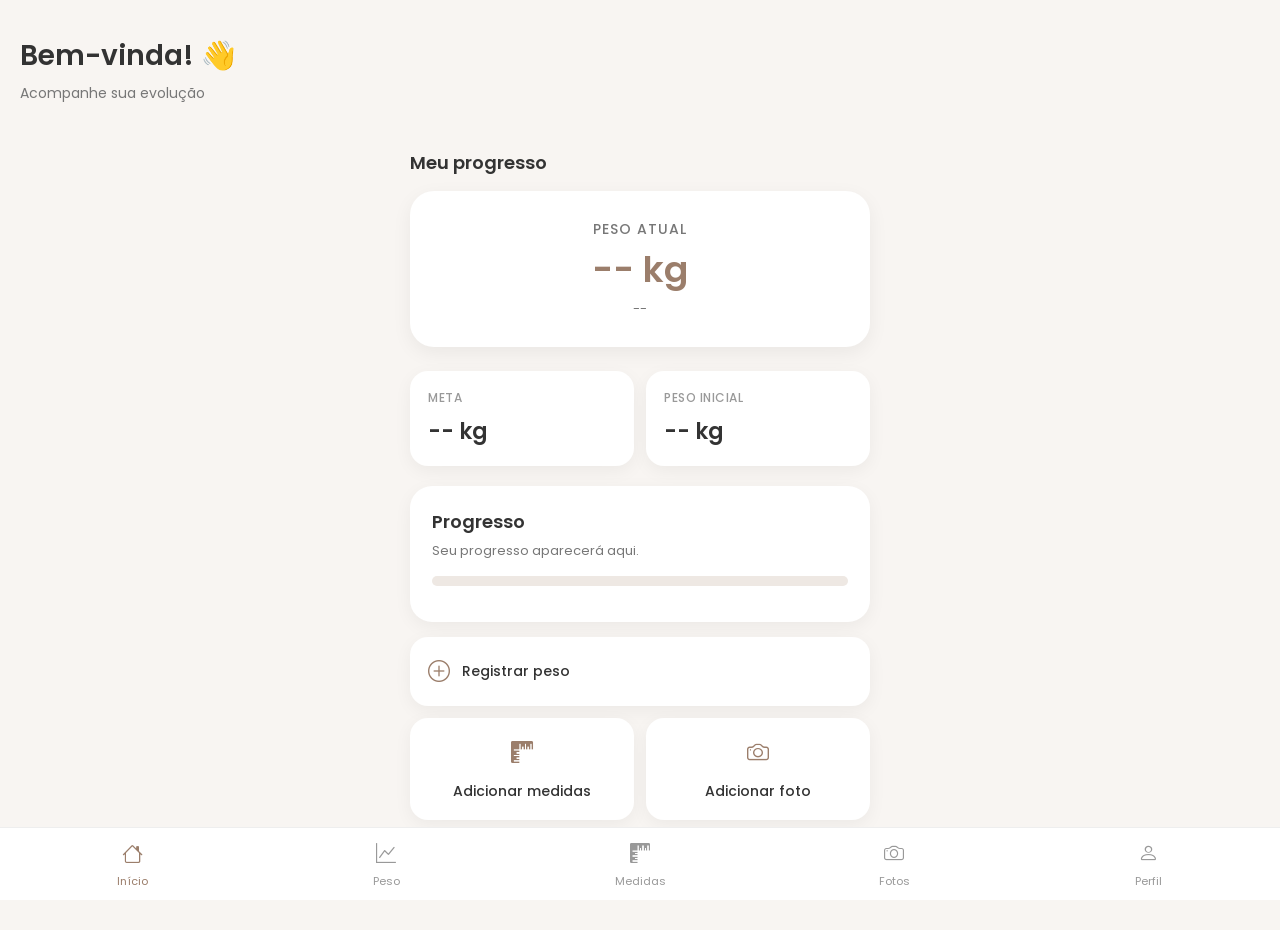
<file: index.html>
<!DOCTYPE html>
<html lang="pt-BR">

<head>
    <meta charset="UTF-8">
    <meta name="viewport" content="width=device-width, initial-scale=1.0">

    <title>Minha Evolução</title>

    <link rel="stylesheet" href="https://cdn.jsdelivr.net/npm/bootstrap-icons@1.11.3/font/bootstrap-icons.min.css">

    <link rel="preconnect" href="https://fonts.googleapis.com">

    <link rel="preconnect" href="https://fonts.gstatic.com" crossorigin>

<link href="https://fonts.googleapis.com/css2?family=Poppins:wght@400;500;600;700&display=swap" rel="stylesheet">

   <link rel="stylesheet" href="style.css">

   <link rel="manifest" href="manifest.json">

</head>

<body>

<header>
    <h1 id="boasVindas">Bem-vinda! 👋</h1>
    <p>Acompanhe sua evolução</p>
</header>

    <main>

        <section class="resumo">
    
    <h2>Meu progresso</h2>

    <div class="cards">

       <div class="card card-principal">
    <h3>Peso atual</h3>

    <p id="pesoAtual">-- kg</p>

    <span id="resumoPeso">--</span>
</div>

        <div class="card">
            <h3>Meta</h3>
            <p id="metaAtual">-- kg</p>
        </div>

        <div class="card">
            <h3>Peso inicial</h3>
                <p id="pesoInicial">-- kg</p>
        </div>

    </div>

        </section>

        <section class="progresso">
            <h2>Progresso</h2>
        

           <p id="textoProgresso">Seu progresso aparecerá aqui.</p>

            <div class="barra">
                <div class="barra-preenchida"></div>
            </div>
            <p id="pesoPerdido"></p>
        </section>

       <section class="atalhos">

    <a href="peso.html" class="atalho">
        <i class="bi bi-plus-circle"></i>
        <span>Registrar peso</span>
    </a>

    <div class="atalhos-duplos">

        <a href="medidas.html" class="atalho">
            <i class="bi bi-rulers"></i>
            <span>Adicionar medidas</span>
        </a>

        <a href="fotos.html" class="atalho">
            <i class="bi bi-camera"></i>
            <span>Adicionar foto</span>
        </a>

    </div>

</section>
    </main>

    <nav class="menu-inferior">

    <a href="index.html" class="ativo">
        <i class="bi bi-house"></i>
        <span>Início</span>
    </a>

    <a href="peso.html">
        <i class="bi bi-graph-up"></i>
        <span>Peso</span>
    </a>

    <a href="medidas.html">
        <i class="bi bi-rulers"></i>
        <span>Medidas</span>
    </a>

    <a href="fotos.html">
        <i class="bi bi-camera"></i>
        <span>Fotos</span>
    </a>

    <a href="perfil.html">
        <i class="bi bi-person"></i>
        <span>Perfil</span>
    </a>

</nav>

    <script src="java.js"></script>
</body>

</html>
</file>
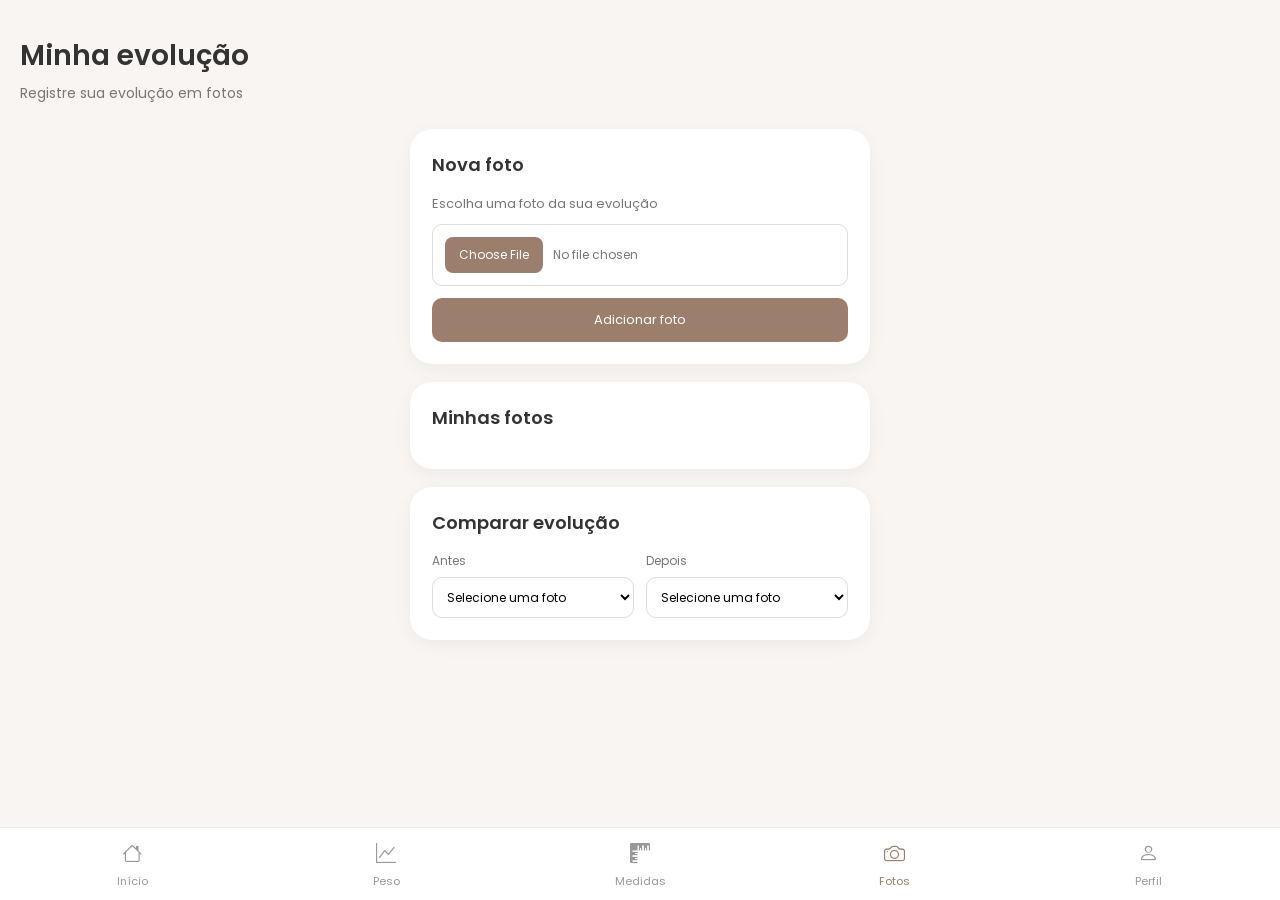
<file: fotos.html>
<!DOCTYPE html>
<html lang="pt-BR">

<head>

    <meta charset="UTF-8">

    <meta name="viewport" content="width=device-width, initial-scale=1.0">

    <title>Fotos - Minha Evolução</title>

    <link rel="stylesheet" href="https://cdn.jsdelivr.net/npm/bootstrap-icons@1.11.3/font/bootstrap-icons.min.css">

    <link rel="preconnect" href="https://fonts.googleapis.com">

    <link rel="preconnect" href="https://fonts.gstatic.com" crossorigin>

    <link href="https://fonts.googleapis.com/css2?family=Poppins:wght@400;500;600;700&display=swap" rel="stylesheet">

    <link rel="stylesheet" href="style.css">

    <link rel="manifest" href="manifest.json">

</head>

<body>

    <header>

        <h1>Minha evolução</h1>

        <p>Registre sua evolução em fotos</p>

    </header>


    <main>

        <section class="fotos-box">

            <h2>Nova foto</h2>

            <label for="foto">
                Escolha uma foto da sua evolução
            </label>

            <input
                type="file"
                id="foto"
                accept="image/*"
            >

            <button id="btnAdicionarFoto">
                Adicionar foto
            </button>

        </section>


        <section class="fotos-box historico-fotos">

            <h2>Minhas fotos</h2>

            <div id="listaFotos"></div>

        </section>
        <section class="fotos-box">

    <h2>Comparar evolução</h2>

    <div class="comparacao-fotos">

        <div>
            <label for="fotoAntes">
                Antes
            </label>

            <select id="fotoAntes">
                <option value="">
                    Selecione uma foto
                </option>
            </select>
        </div>

        <div>
            <label for="fotoDepois">
                Depois
            </label>

            <select id="fotoDepois">
                <option value="">
                    Selecione uma foto
                </option>
            </select>
        </div>

    </div>

    <div id="resultadoComparacao"></div>

</section>

    </main>


    <nav class="menu-inferior">

        <a href="index.html">
            <i class="bi bi-house"></i>
            <span>Início</span>
        </a>

        <a href="peso.html">
            <i class="bi bi-graph-up"></i>
            <span>Peso</span>
        </a>

        <a href="medidas.html">
            <i class="bi bi-rulers"></i>
            <span>Medidas</span>
        </a>

        <a href="fotos.html" class="ativo">
            <i class="bi bi-camera"></i>
            <span>Fotos</span>
        </a>

        <a href="perfil.html">
            <i class="bi bi-person"></i>
            <span>Perfil</span>
        </a>

    </nav>


    <script src="java.js"></script>

</body>

</html>
</file>
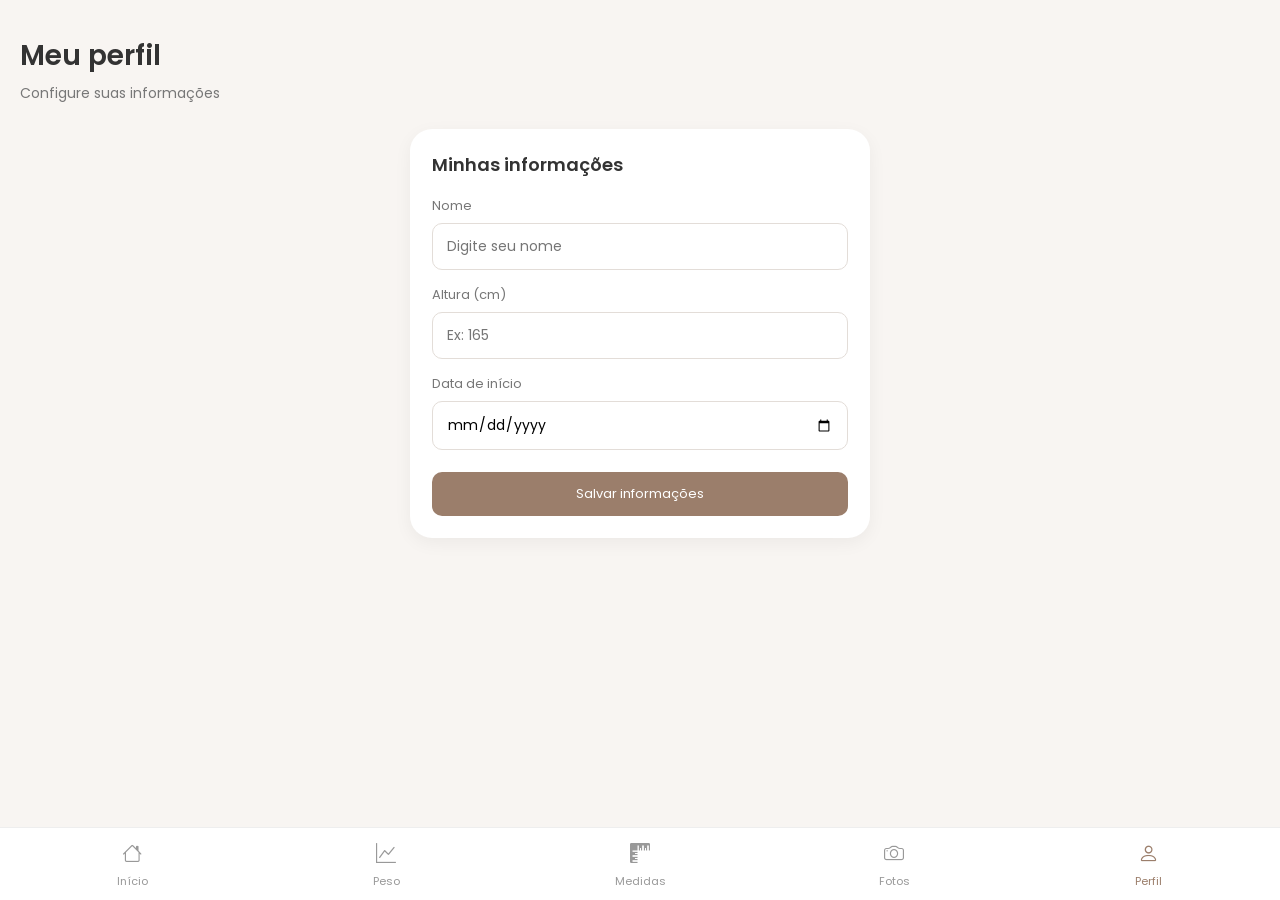
<file: perfil.html>
<!DOCTYPE html>
<html lang="pt-BR">

<head>

    <meta charset="UTF-8">

    <meta name="viewport" content="width=device-width, initial-scale=1.0">

    <title>Perfil - Minha Evolução</title>

    <link rel="stylesheet" href="https://cdn.jsdelivr.net/npm/bootstrap-icons@1.11.3/font/bootstrap-icons.min.css">

    <link rel="preconnect" href="https://fonts.googleapis.com">

    <link rel="preconnect" href="https://fonts.gstatic.com" crossorigin>

    <link href="https://fonts.googleapis.com/css2?family=Poppins:wght@400;500;600;700&display=swap" rel="stylesheet">

    <link rel="stylesheet" href="style.css">

    <link rel="manifest" href="manifest.json">
    
</head>

<body>

    <header>

        <h1>Meu perfil</h1>

        <p>Configure suas informações</p>

    </header>


    <main>

        <section class="perfil-box">

            <h2>Minhas informações</h2>


            <label for="nome">
                Nome
            </label>

            <input
                type="text"
                id="nome"
                placeholder="Digite seu nome"
            >


            <label for="altura">
                Altura (cm)
            </label>

            <input
                type="number"
                id="altura"
                placeholder="Ex: 165"
            >


            <label for="dataInicio">
                Data de início
            </label>

            <input
                type="date"
                id="dataInicio"
            >


            <button id="btnSalvarPerfil">
                Salvar informações
            </button>

        </section>

    </main>


    <nav class="menu-inferior">

        <a href="index.html">
            <i class="bi bi-house"></i>
            <span>Início</span>
        </a>

        <a href="peso.html">
            <i class="bi bi-graph-up"></i>
            <span>Peso</span>
        </a>

        <a href="medidas.html">
            <i class="bi bi-rulers"></i>
            <span>Medidas</span>
        </a>

        <a href="fotos.html">
            <i class="bi bi-camera"></i>
            <span>Fotos</span>
        </a>

        <a href="perfil.html" class="ativo">
            <i class="bi bi-person"></i>
            <span>Perfil</span>
        </a>

    </nav>


    <script src="java.js"></script>

</body>

</html>
</file>
<file: style.css>
* {
    box-sizing: border-box;
}

body {
    margin: 0;
    font-family: "Poppins", sans-serif;
    background-color: #f8f5f2;
    color: #333;
    padding-bottom: 80px;
}

/* CABEÇALHO */
header {
    padding: 35px 20px 25px;
}

header h1 {
    margin: 0;
    font-size: 28px;
    font-weight: 600;
    color: #333;
}

header p {
    margin: 6px 0 0;
    color: #777;
    font-size: 14px;
}

/* CONTEÚDO */

main {
    width: 100%;
    max-width: 500px;
    margin: 0 auto;
    padding: 0 20px 30px;
    box-sizing: border-box;
}
.resumo h2 {
    margin-bottom: 15px;
    font-size: 18px;
    font-weight: 600;
    color: #333;
}
h2 {
    font-size: 20px;
}

/* CARDS */

.resumo {
    margin-top: 20px;
}

.cards {
    display: grid;
    grid-template-columns: 1fr 1fr;
    gap: 12px;
}

.card {
    background-color: #ffffff;

    padding: 18px;

    border-radius: 18px;

    flex: 1;

    box-shadow: 0 5px 18px rgba(0, 0, 0, 0.05);

    text-align: left;
}

.card h3 {
    margin: 0 0 8px;

    font-size: 12px;
    font-weight: 500;

    text-transform: uppercase;
    letter-spacing: 0.5px;

    color: #999;
}

.card p {
    margin: 0;

    font-size: 22px;
    font-weight: 600;

    color: #333;
}
/* PROGRESSO */

.progresso {
    background-color: #ffffff;

    padding: 22px;

    margin-top: 20px;

    border-radius: 22px;

    box-shadow: 0 5px 18px rgba(0, 0, 0, 0.05);
}

.progresso h2 {
    margin: 0 0 6px;

    font-size: 18px;
    font-weight: 600;

    color: #333;
}

.progresso p {
    margin: 6px 0 15px;

    font-size: 13px;

    color: #777;
}

#pesoPerdido {
    margin: 14px 0 0;

    font-size: 13px;

    font-weight: 500;

    color: #9b7e6b;
}

.barra {
    width: 100%;

    height: 10px;

    background-color: #eee8e3;

    border-radius: 20px;

    overflow: hidden;
}

.barra-preenchida {
    width: 0%;

    height: 100%;

    background-color: #9b7e6b;

    border-radius: 20px;

    transition: width 0.5s ease;
}



/* MENU INFERIOR */

nav {
    position: fixed;
    bottom: 0;
    left: 0;
    width: 100%;
    display: flex;
    justify-content: space-around;
    padding: 12px 5px;
    background-color: white;
    border-top: 1px solid #eee;
}

nav a {
    text-decoration: none;
    color: #777;
    font-size: 13px;
}
.card-peso {
    background-color: white;
    padding: 18px;
    margin-top: 12px;
    border-radius: 16px;

    display: flex;
    align-items: center;
    gap: 15px;

    box-shadow: 0 3px 10px rgba(0, 0, 0, 0.05);
}

.card-peso span {
    color: #777;
    font-size: 14px;
}

.card-peso strong {
    font-size: 20px;
}

/* MENU INFERIOR */

.menu-inferior {
    position: fixed;
    bottom: 0;
    left: 0;

    width: 100%;

    display: flex;
    justify-content: space-around;
    align-items: center;

    padding: 10px 5px;

    background-color: #ffffff;

    border-top: 1px solid #eee;

    z-index: 100;
}

.menu-inferior a {
    display: flex;
    flex-direction: column;
    align-items: center;
    gap: 4px;

    text-decoration: none;

    color: #999;

    font-size: 11px;

    min-width: 55px;
}

.menu-inferior i {
    font-size: 20px;
}

.menu-inferior a.ativo {
    color: #9b7e6b;
}

.menu-inferior a.ativo i {
    font-size: 21px;
}
/* CARD PRINCIPAL - PESO ATUAL */

.card-principal {
    grid-column: 1 / -1;

    width: 100%;
    box-sizing: border-box;

    padding: 28px 20px;

    margin-bottom: 12px;

    background-color: #ffffff;

    border-radius: 24px;

    box-shadow: 0 6px 20px rgba(0, 0, 0, 0.06);

    text-align: center;
}

.card-principal h3 {
    margin: 0 0 6px;

    font-size: 13px;
    font-weight: 500;

    text-transform: uppercase;
    letter-spacing: 1px;

    color: #999;
}

.card-principal p {
    margin: 0;

    font-size: 38px;
    line-height: 1.2;

    font-weight: 600;

    color: #9b7e6b;
}

.card-principal span {
    display: block;

    margin-top: 8px;

    font-size: 13px;

    color: #777;
}

.card-principal h3 {
    margin: 0 0 8px;

    font-size: 14px;
    font-weight: 500;

    color: #777;
}

.card-principal p {
    margin: 0;

    font-size: 36px;
    font-weight: 600;

    color: #9b7e6b;
}

.card-principal span {
    display: block;

    margin-top: 8px;

    font-size: 13px;

    color: #777;
}
/* ATALHOS */

.atalhos {
    display: grid;
    grid-template-columns: 1fr;
    gap: 12px;
    margin-top: 15px;
}

.atalho {
    display: flex;
    align-items: center;
    gap: 12px;

    padding: 18px;

    background-color: #ffffff;

    border-radius: 18px;

    text-decoration: none;

    color: #333;

    box-shadow: 0 5px 18px rgba(0, 0, 0, 0.05);
}

.atalho i {
    font-size: 22px;
    color: #9b7e6b;
}

.atalho span {
    font-size: 14px;
    font-weight: 500;
}
.atalhos-duplos {
    display: grid;
    grid-template-columns: 1fr 1fr;
    gap: 12px;
}

.atalhos-duplos .atalho {
    flex-direction: column;
    justify-content: center;
    text-align: center;
    min-height: 90px;
}
/* =========================
   PÁGINA PESO
========================= */

.peso-box {
    background-color: #ffffff;

    padding: 22px;

    margin-bottom: 18px;

    border-radius: 22px;

    box-shadow: 0 5px 18px rgba(0, 0, 0, 0.05);
}

.peso-box h2 {
    margin: 0 0 16px;

    font-size: 18px;

    font-weight: 600;

    color: #333;
}

.peso-box label {
    display: block;

    margin-bottom: 7px;

    font-size: 13px;

    color: #777;
}

.peso-box input {
    width: 100%;

    box-sizing: border-box;

    padding: 12px 14px;

    border: 1px solid #e3ddd8;

    border-radius: 10px;

    font-family: "Poppins", sans-serif;

    font-size: 14px;

    outline: none;
}

.peso-box input:focus {
    border-color: #9b7e6b;
}

.peso-box button {
    margin-top: 10px;

    padding: 11px 18px;

    border: none;

    border-radius: 10px;

    background-color: #9b7e6b;

    color: #ffffff;

    font-family: "Poppins", sans-serif;

    font-size: 13px;

    cursor: pointer;
}

.peso-box button:hover {
    opacity: 0.9;
}


/* =========================
   HISTÓRICO
========================= */

.historico h2 {
    margin-bottom: 15px;
}

.card-peso {
    display: flex;

    align-items: center;

    justify-content: space-between;

    gap: 12px;

    padding: 15px;

    margin-bottom: 10px;

    background-color: #faf8f6;

    border-radius: 14px;
}

.card-peso span {
    font-size: 13px;

    color: #777;
}

.card-peso strong {
    font-size: 18px;

    color: #333;
}

.card-peso button {
    margin: 0;

    padding: 7px 10px;

    background-color: transparent;

    border: 1px solid #ddd;

    color: #777;

    font-size: 11px;
}
/* =========================
   PÁGINA MEDIDAS
========================= */

.medidas-box {
    background-color: #ffffff;

    padding: 22px;

    margin-bottom: 18px;

    border-radius: 22px;

    box-shadow: 0 5px 18px rgba(0, 0, 0, 0.05);
}

.medidas-box h2 {
    margin: 0 0 18px;

    font-size: 18px;

    font-weight: 600;

    color: #333;
}

.medidas-box label {
    display: block;

    margin-top: 14px;

    margin-bottom: 7px;

    font-size: 13px;

    color: #777;
}

.medidas-box input {
    width: 100%;

    box-sizing: border-box;

    padding: 12px 14px;

    border: 1px solid #e3ddd8;

    border-radius: 10px;

    font-family: "Poppins", sans-serif;

    font-size: 14px;

    outline: none;
}

.medidas-box input:focus {
    border-color: #9b7e6b;
}

.medidas-box button {
    width: 100%;

    margin-top: 20px;

    padding: 12px;

    border: none;

    border-radius: 10px;

    background-color: #9b7e6b;

    color: #ffffff;

    font-family: "Poppins", sans-serif;

    font-size: 13px;

    cursor: pointer;
}

.medidas-box button:hover {
    opacity: 0.9;
}


/* =========================
   HISTÓRICO DE MEDIDAS
========================= */

.card-medidas {
    padding: 18px;

    margin-bottom: 12px;

    background-color: #faf8f6;

    border-radius: 16px;
}

.card-medidas h3 {
    margin: 0 0 12px;

    font-size: 14px;

    font-weight: 600;

    color: #9b7e6b;
}

.card-medidas p {
    margin: 6px 0;

    font-size: 13px;

    color: #666;
}

.card-medidas button {
    margin-top: 12px;

    padding: 7px 12px;

    border: 1px solid #ddd;

    border-radius: 8px;

    background-color: transparent;

    color: #777;

    font-family: "Poppins", sans-serif;

    font-size: 11px;

    cursor: pointer;
}
/* =========================
   PÁGINA FOTOS
========================= */

.fotos-box {
    background-color: #ffffff;

    padding: 22px;

    margin-bottom: 18px;

    border-radius: 22px;

    box-shadow: 0 5px 18px rgba(0, 0, 0, 0.05);
}

.fotos-box h2 {
    margin: 0 0 16px;

    font-size: 18px;

    font-weight: 600;

    color: #333;
}

.fotos-box label {
    display: block;

    margin-bottom: 10px;

    font-size: 13px;

    color: #777;
}

.fotos-box input[type="file"] {
    width: 100%;

    box-sizing: border-box;

    padding: 10px;

    border: 1px solid #e3ddd8;

    border-radius: 10px;

    font-family: "Poppins", sans-serif;

    font-size: 12px;
}

.fotos-box button {
    width: 100%;

    margin-top: 12px;

    padding: 12px;

    border: none;

    border-radius: 10px;

    background-color: #9b7e6b;

    color: #ffffff;

    font-family: "Poppins", sans-serif;

    font-size: 13px;

    cursor: pointer;
}

.fotos-box button:hover {
    opacity: 0.9;
}


/* =========================
   GALERIA
========================= */

#listaFotos {
    display: grid;

    grid-template-columns: 1fr 1fr;

    gap: 12px;
}

.card-foto {
    overflow: hidden;

    background-color: #faf8f6;

    border-radius: 16px;

    padding-bottom: 10px;
}

.card-foto p {
    padding: 0 10px;

    margin: 10px 0 8px;

    font-size: 12px;

    color: #777;
}

.card-foto img {
    display: block;

    width: 100%;

    height: 180px;

    object-fit: cover;
}

.card-foto button {
    width: calc(100% - 20px);

    margin: 10px;

    padding: 7px;

    background-color: transparent;

    border: 1px solid #ddd;

    color: #777;

    font-size: 11px;
}
/* =========================
   PÁGINA PERFIL
========================= */

.perfil-box {
    background-color: #ffffff;

    padding: 22px;

    margin-bottom: 18px;

    border-radius: 22px;

    box-shadow: 0 5px 18px rgba(0, 0, 0, 0.05);
}

.perfil-box h2 {
    margin: 0 0 18px;

    font-size: 18px;

    font-weight: 600;

    color: #333;
}

.perfil-box label {
    display: block;

    margin-top: 15px;

    margin-bottom: 7px;

    font-size: 13px;

    color: #777;
}

.perfil-box input {
    width: 100%;

    box-sizing: border-box;

    padding: 12px 14px;

    border: 1px solid #e3ddd8;

    border-radius: 10px;

    font-family: "Poppins", sans-serif;

    font-size: 14px;

    outline: none;
}

.perfil-box input:focus {
    border-color: #9b7e6b;
}

.perfil-box button {
    width: 100%;

    margin-top: 22px;

    padding: 12px;

    border: none;

    border-radius: 10px;

    background-color: #9b7e6b;

    color: #ffffff;

    font-family: "Poppins", sans-serif;

    font-size: 13px;

    cursor: pointer;
}

.perfil-box button:hover {
    opacity: 0.9;
}
/* =========================
   RESUMO DA EVOLUÇÃO
========================= */

.resumo-evolucao {
    display: grid;

    grid-template-columns: 1fr 1fr;

    gap: 12px;

    margin-top: 18px;
    margin-bottom: 18px;
}

.resumo-item {
    padding: 18px;

    background-color: #ffffff;

    border-radius: 18px;

    box-shadow: 0 5px 18px rgba(0, 0, 0, 0.05);

    text-align: center;
}

.resumo-item span {
    display: block;

    margin-bottom: 8px;

    font-size: 12px;

    color: #999;
}

.resumo-item strong {
    font-size: 20px;

    font-weight: 600;

    color: #9b7e6b;
}
/* =========================
   GRÁFICO DE MEDIDAS
========================= */

.medidas-box select {
    width: 100%;

    box-sizing: border-box;

    padding: 12px 14px;

    margin-bottom: 20px;

    border: 1px solid #a59083;

    border-radius: 10px;

    background-color: #a59083;

    color: #ffffff;

    font-family: "Poppins", sans-serif;

    font-size: 14px;

    outline: none;

    cursor: pointer;
}

.medidas-box select:focus {
    border-color: #9b7e6b;
}

.grafico-container {
    position: relative;

    width: 100%;

    height: 280px;
}
/* =========================
   COMPARAÇÃO DE FOTOS
========================= */

.comparacao-fotos {
    display: grid;

    grid-template-columns: 1fr 1fr;

    gap: 12px;
}

.comparacao-fotos label {
    display: block;

    margin-bottom: 7px;

    font-size: 12px;

    color: #777;
}

.comparacao-fotos select {
    width: 100%;

    box-sizing: border-box;

    padding: 10px;

    border: 1px solid #e3ddd8;

    border-radius: 10px;

    background-color: #fff;

    font-family: "Poppins", sans-serif;

    font-size: 12px;
}

.comparacao-resultado {
    display: grid;

    grid-template-columns: 1fr 1fr;

    gap: 12px;

    margin-top: 20px;
}

.comparacao-resultado > div {
    text-align: center;
}

.comparacao-resultado span {
    display: block;

    margin-bottom: 8px;

    font-size: 12px;

    font-weight: 600;

    color: #9b7e6b;
}

.comparacao-resultado img {
    width: 100%;

    height: 220px;

    object-fit: cover;

    border-radius: 14px;
}

.comparacao-resultado small {
    display: block;

    margin-top: 6px;

    font-size: 11px;

    color: #888;
}
/* =========================
   BOTÃO DE ESCOLHER FOTO
========================= */

.fotos-box input[type="file"] {
    width: 100%;
    box-sizing: border-box;

    padding: 12px;

    border: 1px solid #e3ddd8;
    border-radius: 10px;

    background-color: #ffffff;

    font-family: "Poppins", sans-serif;
    font-size: 12px;

    color: #777;
}

/* Botão interno do campo de arquivo */

.fotos-box input[type="file"]::file-selector-button {
    padding: 9px 14px;

    margin-right: 10px;

    border: none;
    border-radius: 8px;

    background-color: #9b7e6b;

    color: #ffffff;

    font-family: "Poppins", sans-serif;
    font-size: 12px;

    cursor: pointer;
}

.fotos-box input[type="file"]::file-selector-button:hover {
    opacity: 0.9;
}
</file>
